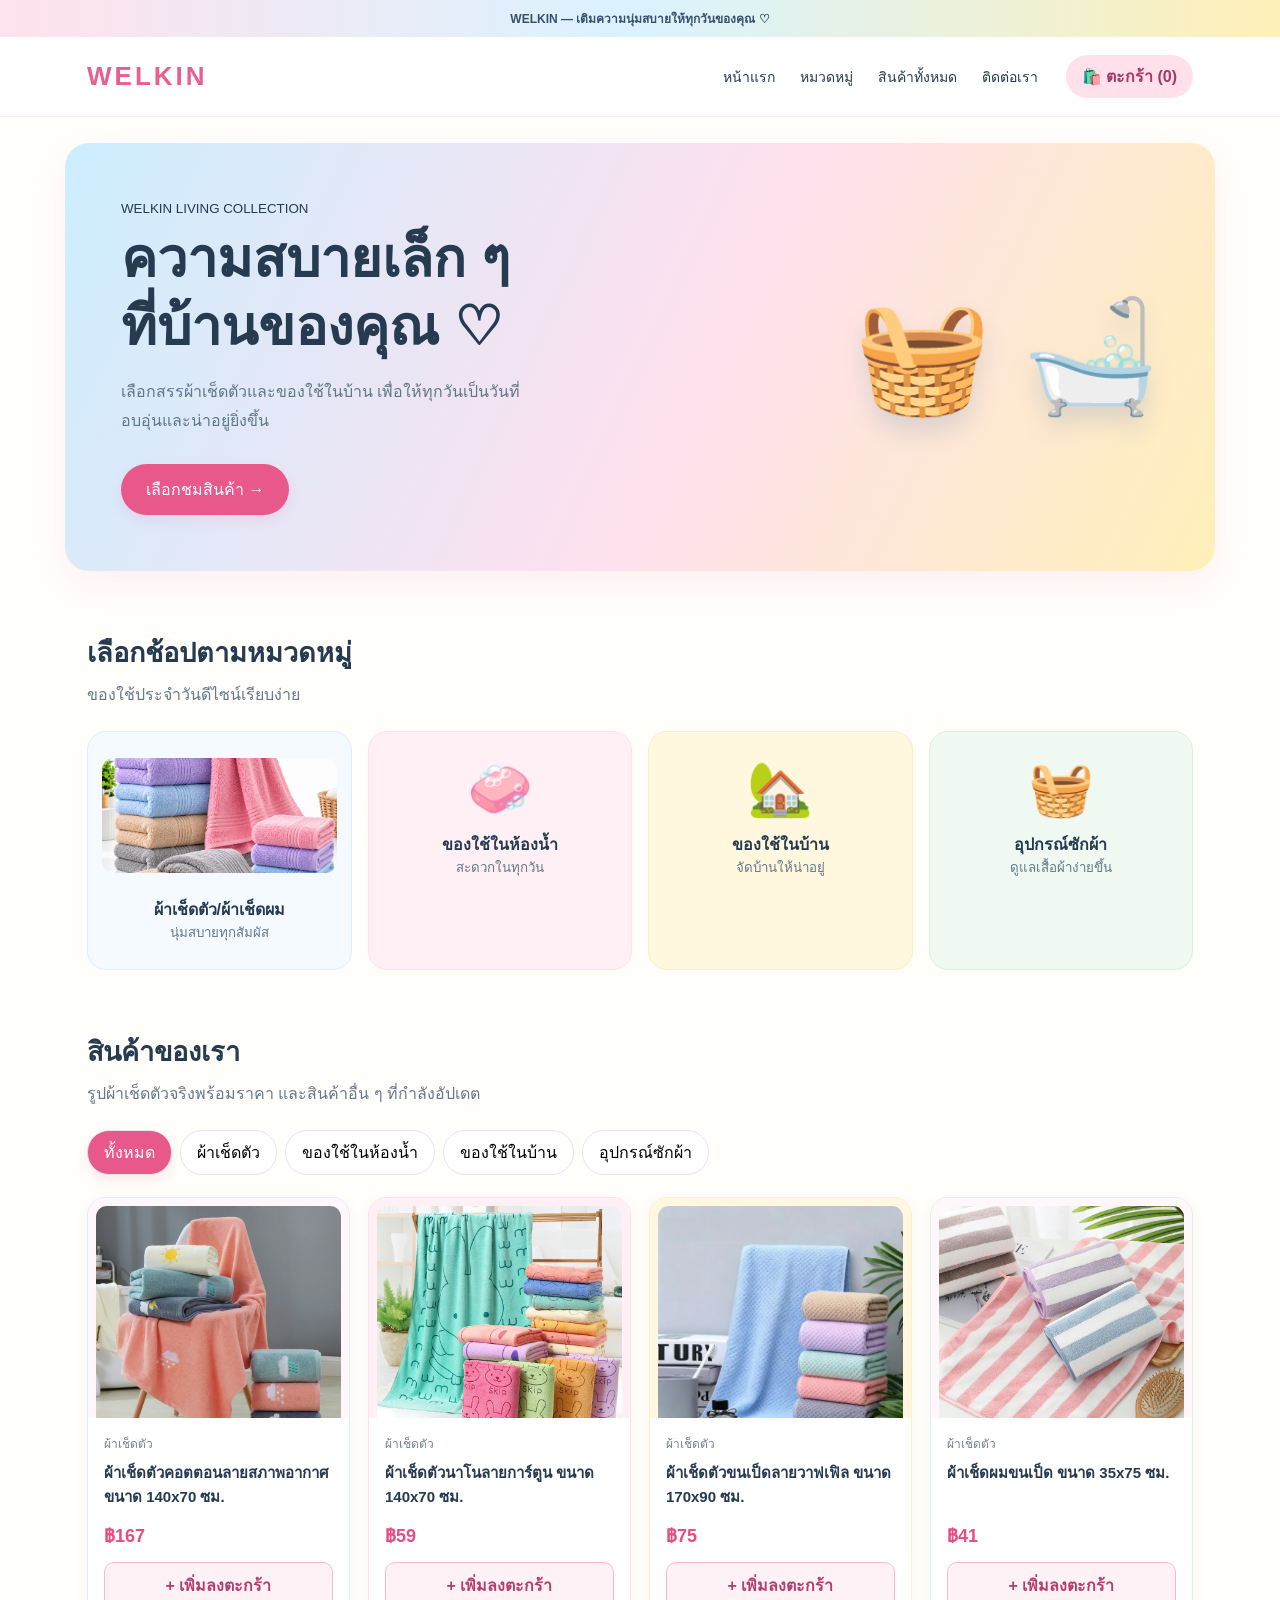
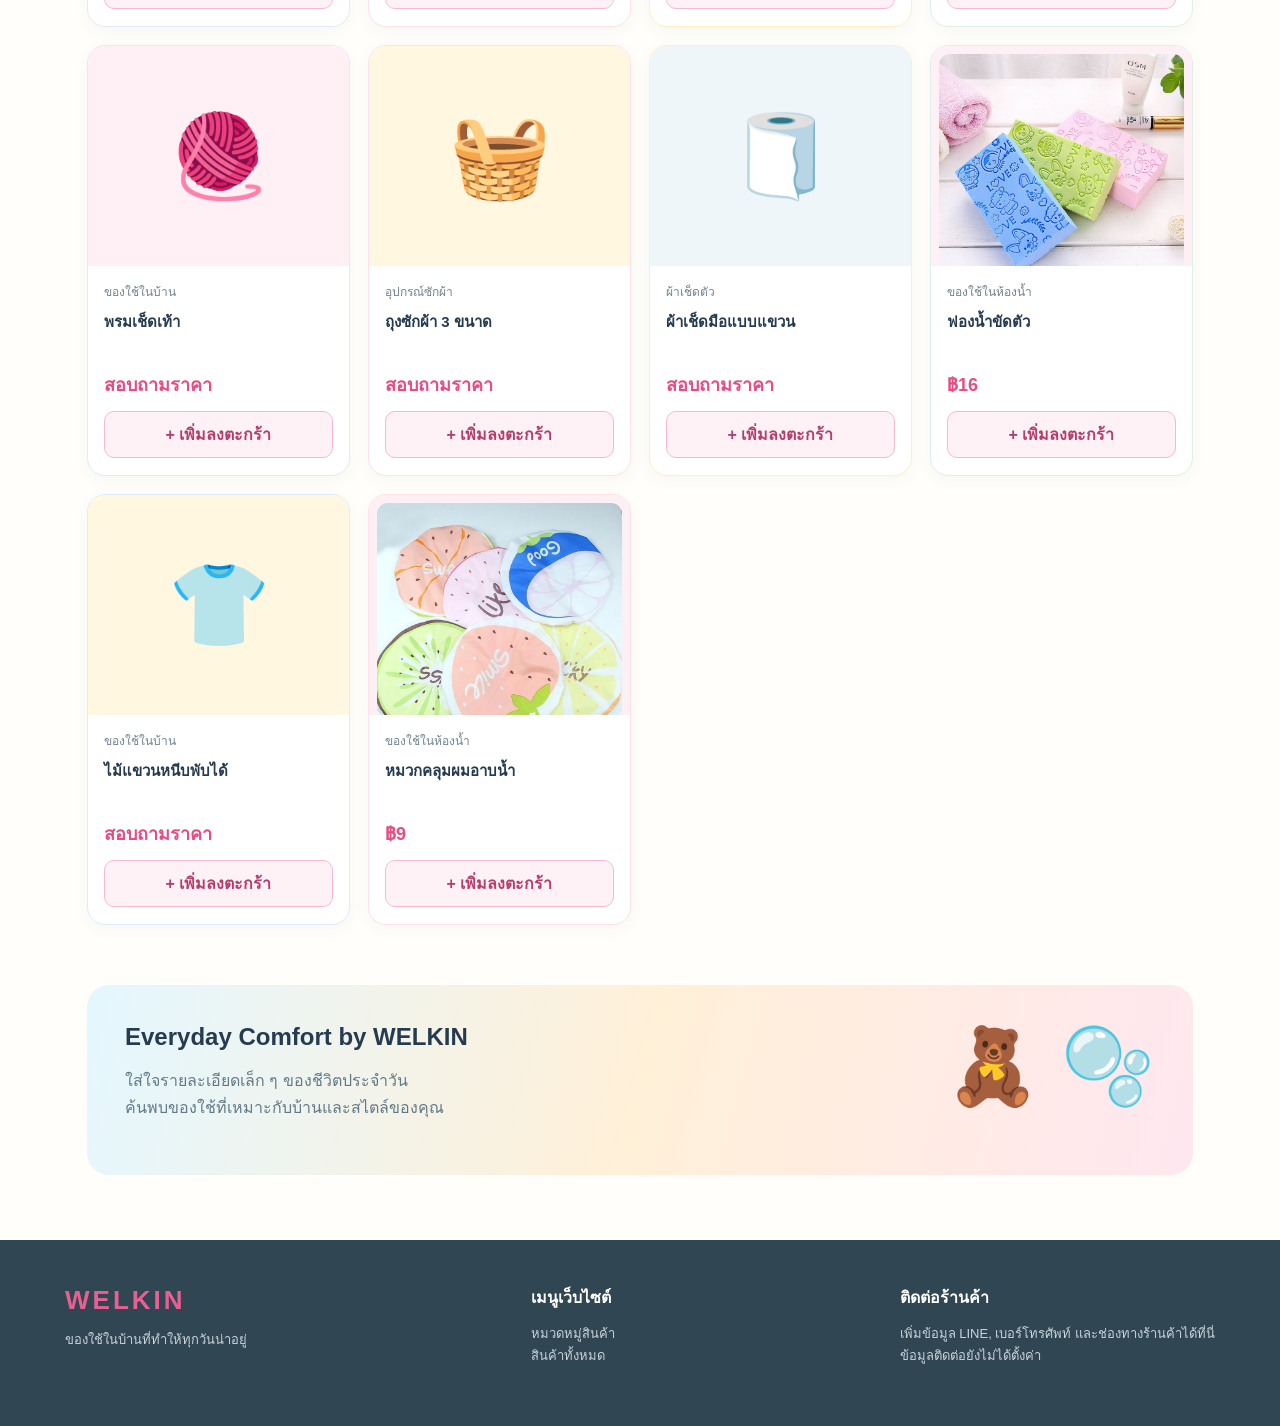
<file: index.html>
<!doctype html>
<html lang="th"><head><meta charset="utf-8"><meta name="viewport" content="width=device-width, initial-scale=1"><title>WELKIN | ของใช้ในบ้านที่ทำให้ทุกวันน่าอยู่</title><style>
:root{--ink:#273b49;--muted:#71818b;--pink:#f7dce4;--blue:#dcecf4;--accent:#d56f92}*{box-sizing:border-box}body{margin:0;font-family:Tahoma,'Noto Sans Thai',sans-serif;color:var(--ink);background:#fff}a{text-decoration:none;color:inherit}button{font:inherit;cursor:pointer}header{position:sticky;top:0;background:#ffffffed;backdrop-filter:blur(12px);z-index:10;border-bottom:1px solid #eef0f1}.top{background:#e9f3f7;text-align:center;font-size:12px;padding:9px}.nav{max-width:1150px;margin:auto;padding:18px 22px;display:flex;align-items:center;gap:28px}.brand{font-size:26px;font-weight:800;letter-spacing:3px}.navlinks{display:flex;gap:25px;margin-left:auto;font-size:14px}.cart{border:0;background:#f7dce4;border-radius:25px;padding:9px 16px}.hero{max-width:1150px;margin:26px auto 0;border-radius:24px;background:linear-gradient(115deg,#e9f5f9 0%,#fce9ed 100%);min-height:365px;padding:56px;display:flex;align-items:center;justify-content:space-between;overflow:hidden}.hero h1{font-size:clamp(30px,4.5vw,54px);line-height:1.25;margin:8px 0 18px}.hero p{color:#607784;max-width:400px;line-height:1.8}.hero-art{font-size:110px;filter:drop-shadow(0 15px 12px #b6bac077);white-space:nowrap}.btn{display:inline-block;background:#314d5c;color:white;border:0;border-radius:30px;padding:13px 25px;margin-top:12px}.container{max-width:1150px;margin:60px auto;padding:0 22px}.sectionhead{display:flex;justify-content:space-between;align-items:end;margin-bottom:24px}.sectionhead h2{margin:0;font-size:27px}.sectionhead p{color:var(--muted);margin:8px 0 0}.categories{display:grid;grid-template-columns:repeat(4,1fr);gap:16px}.cat{background:#f7f9fa;border-radius:19px;padding:26px 14px;text-align:center;cursor:pointer;border:1px solid #eef2f4}.cat:nth-child(2){background:#fdf2f5}.cat:nth-child(3){background:#f0f5f9}.cat:nth-child(4){background:#f8f4ef}.cat .emoji{font-size:53px;margin-bottom:12px}.cat strong{display:block}.cat small{color:var(--muted)}.filters{display:flex;gap:8px;flex-wrap:wrap;margin-bottom:22px}.filter{border:1px solid #e1e7eb;border-radius:22px;background:#fff;padding:9px 16px}.filter.active{background:#314d5c;color:#fff}.products{display:grid;grid-template-columns:repeat(4,1fr);gap:18px}.product{border:1px solid #edf0f2;border-radius:18px;overflow:hidden;background:white}.visual{height:200px;display:grid;place-items:center;background:#f5f7f8;font-size:82px}.product:nth-child(4n+2) .visual{background:#fdf0f4}.product:nth-child(4n+3) .visual{background:#eff6f9}.details{padding:17px}.details h3{font-size:15px;line-height:1.5;margin:0 0 8px;min-height:44px}.price{font-weight:bold;color:#bf557b;font-size:18px}.small{color:var(--muted);font-size:12px}.add{width:100%;margin-top:13px;border:1px solid #d8e1e6;border-radius:10px;padding:10px;background:white}.add:hover{background:#f8e6ed}.feature{background:#f0f6f8;border-radius:22px;padding:38px;display:flex;justify-content:space-between;gap:25px}.feature h2{margin:0 0 8px}.feature p{color:#627987;line-height:1.7}footer{background:#304653;color:white;padding:45px 22px;margin-top:65px}footer .inner{max-width:1150px;margin:auto;display:flex;justify-content:space-between;gap:30px}footer p{color:#c8d3da;line-height:1.7;font-size:13px}.overlay{position:fixed;inset:0;background:#0005;z-index:20;display:none}.overlay.show{display:block}.drawer{position:fixed;right:0;top:0;bottom:0;background:#fff;width:min(420px,100%);z-index:21;padding:25px;transform:translateX(100%);transition:.25s;overflow:auto}.drawer.show{transform:translateX(0)}.drawerhead{display:flex;justify-content:space-between;align-items:center}.close{border:0;background:none;font-size:28px}.line{display:flex;justify-content:space-between;gap:10px;padding:14px 0;border-bottom:1px solid #eee}.notice{font-size:12px;color:#73828b;line-height:1.6}.contact{color:#c8d3da;text-decoration:underline}@media(max-width:800px){.hero{margin:12px;padding:32px;min-height:290px}.hero-art{font-size:68px}.categories,.products{grid-template-columns:repeat(2,1fr)}.navlinks{display:none}.cart{margin-left:auto}.feature,footer .inner{flex-direction:column}}@media(max-width:480px){.hero{padding:26px;display:block}.hero-art{text-align:right;font-size:58px}.visual{height:155px;font-size:65px}.container{margin:40px auto}.sectionhead h2{font-size:23px}.brand{font-size:22px}}

/* WELKIN cheerful pastel refresh */
:root{--ink:#263b50;--muted:#657989;--pink:#ffd4e5;--blue:#c8edff;--accent:#ee6394}
body{background:#fffefa}
.top{background:linear-gradient(90deg,#ffe2ed,#d9f3ff,#fff0b8);color:#38516b;font-weight:600}
.brand{color:#e85f91}
.cart{background:#ffe0eb;color:#a93665;font-weight:700}
.hero{background:linear-gradient(115deg,#cceeff 0%,#ffe0ee 55%,#fff0b9 100%);box-shadow:0 12px 34px #f3b7cb33}
.btn,.filter.active{background:#e9588b;color:#fff;box-shadow:0 5px 12px #e9588b22}
.cat{background:#f4faff;border-color:#dcefff;transition:transform .2s,box-shadow .2s}
.cat:nth-child(2){background:#fff0f5;border-color:#ffe0ec}
.cat:nth-child(3){background:#fff8df;border-color:#ffefb7}
.cat:nth-child(4){background:#eff9f1;border-color:#d9f1de}
.cat:hover,.product:hover{transform:translateY(-3px);box-shadow:0 9px 25px #a8c5d344}
.product{border-color:#e7edf4;transition:transform .2s,box-shadow .2s}
.visual{background:#edf8ff}
.product:nth-child(3n+2) .visual{background:#fff0f6}
.product:nth-child(3n) .visual{background:#fff7df}
.price{color:#e74c83}
.add{border-color:#f7b9d1;background:#fff2f7;color:#b63d6b;font-weight:700}
.add:hover{background:#ffe0ed}
.feature{background:linear-gradient(105deg,#e4f7ff,#fff0d8,#ffe7f0)}
.visual img{width:100%;height:100%;object-fit:cover;display:block}.cat .emoji img{width:100%;height:115px;object-fit:cover;border-radius:12px}.product .visual:has(img){background:#fff}.product .visual:has(img) img{object-fit:contain} 
/* Product card polish: spacing, image framing, and readable title */
.products{align-items:stretch}
.product{display:flex;flex-direction:column;min-width:0;box-shadow:0 4px 16px rgba(35,65,85,.045)}
.product .visual{height:220px;overflow:hidden;flex-shrink:0}
.product .visual:has(img){padding:10px;background:#fff9fb}
.product .visual:has(img) img{width:100%;height:100%;object-fit:contain;border-radius:10px}
.product .details{padding:18px 16px 17px;display:flex;flex-direction:column;flex:1;gap:9px}
.product .details .small{font-size:12px;line-height:1.4;margin:0;color:#6f8290}
.product .details h3{font-size:15px;line-height:1.6;min-height:48px;margin:0;overflow-wrap:anywhere}
.product .details .price{margin-top:auto;padding-top:3px;font-size:18px}
.product .details .add{margin-top:3px;min-height:42px}
@media(max-width:600px){.product .visual{height:180px}.product .details{padding:14px 12px;gap:8px}.product .details h3{font-size:14px;min-height:0}}
/* Product cards: pastel layout with full product photos */
.product .visual:has(img){padding:8px;background:#fff7fa}
.product .visual:has(img) img{object-fit:cover;border-radius:11px}
.product:nth-child(4n+1){border-color:#e0ecfa}
.product:nth-child(4n+2){border-color:#ffe0ec}
.product:nth-child(4n+3){border-color:#fff0bf}
.product:nth-child(4n+4){border-color:#dff0ec}
</style></head><body><div class="top">WELKIN — เติมความนุ่มสบายให้ทุกวันของคุณ ♡</div><header><nav class="nav"><a class="brand" href="#home">WELKIN</a><div class="navlinks"><a href="#home">หน้าแรก</a><a href="#categories">หมวดหมู่</a><a href="#products">สินค้าทั้งหมด</a><a href="#contact">ติดต่อเรา</a></div><button class="cart" onclick="openCart()">🛍️ ตะกร้า (<span id="count">0</span>)</button></nav></header><main id="home"><section class="hero"><div><small>WELKIN LIVING COLLECTION</small><h1>ความสบายเล็ก ๆ<br>ที่บ้านของคุณ ♡</h1><p>เลือกสรรผ้าเช็ดตัวและของใช้ในบ้าน เพื่อให้ทุกวันเป็นวันที่อบอุ่นและน่าอยู่ยิ่งขึ้น</p><a class="btn" href="#products">เลือกชมสินค้า →</a></div><div class="hero-art" aria-hidden="true">🧺 🛁</div></section><section class="container" id="categories"><div class="sectionhead"><div><h2>เลือกช้อปตามหมวดหมู่</h2><p>ของใช้ประจำวันดีไซน์เรียบง่าย</p></div></div><div class="categories"><div class="cat" onclick="filterBy('ผ้าเช็ดตัว')"><div class="emoji"><img src="assets/towel-category.png" alt="ผ้าเช็ดตัวและผ้าเช็ดผม WELKIN"></div><strong>ผ้าเช็ดตัว/ผ้าเช็ดผม</strong><small>นุ่มสบายทุกสัมผัส</small></div><div class="cat" onclick="filterBy('ของใช้ในห้องน้ำ')"><div class="emoji">🧼</div><strong>ของใช้ในห้องน้ำ</strong><small>สะดวกในทุกวัน</small></div><div class="cat" onclick="filterBy('ของใช้ในบ้าน')"><div class="emoji">🏡</div><strong>ของใช้ในบ้าน</strong><small>จัดบ้านให้น่าอยู่</small></div><div class="cat" onclick="filterBy('อุปกรณ์ซักผ้า')"><div class="emoji">🧺</div><strong>อุปกรณ์ซักผ้า</strong><small>ดูแลเสื้อผ้าง่ายขึ้น</small></div></div></section><section class="container" id="products"><div class="sectionhead"><div><h2>สินค้าของเรา</h2><p>รูปผ้าเช็ดตัวจริงพร้อมราคา และสินค้าอื่น ๆ ที่กำลังอัปเดต</p></div></div><div class="filters" id="filters"></div><div class="products" id="productGrid"></div></section><section class="container"><div class="feature"><div><h2>Everyday Comfort by WELKIN</h2><p>ใส่ใจรายละเอียดเล็ก ๆ ของชีวิตประจำวัน<br>ค้นพบของใช้ที่เหมาะกับบ้านและสไตล์ของคุณ</p></div><div style="font-size:75px">🧸 🫧</div></div></section></main><footer id="contact"><div class="inner"><div><div class="brand">WELKIN</div><p>ของใช้ในบ้านที่ทำให้ทุกวันน่าอยู่</p></div><div><strong>เมนูเว็บไซต์</strong><p><a href="#categories">หมวดหมู่สินค้า</a><br><a href="#products">สินค้าทั้งหมด</a></p></div><div><strong>ติดต่อร้านค้า</strong><p>เพิ่มข้อมูล LINE, เบอร์โทรศัพท์ และช่องทางร้านค้าได้ที่นี่<br>ข้อมูลติดต่อยังไม่ได้ตั้งค่า</p></div></div></footer><div class="overlay" id="overlay" onclick="closeCart()"></div><aside class="drawer" id="drawer"><div class="drawerhead"><h2>ตะกร้าสินค้า</h2><button class="close" onclick="closeCart()">×</button></div><div id="cartItems"></div><h3 id="total"></h3><p class="notice">นี่เป็นตะกร้าสินค้าสำหรับสาธิต ยังไม่มีระบบรับชำระเงินหรือส่งคำสั่งซื้อจริง</p><button class="btn" onclick="closeCart()">เลือกชมสินค้าต่อ</button></aside><script>
  
const products=[{name:'ผ้าเช็ดตัวคอตตอนลายสภาพอากาศ ขนาด 140x70 ซม.',category:'ผ้าเช็ดตัว',emoji:'🛁',image:'assets/towel-weather.png',price:167},{name:'ผ้าเช็ดตัวนาโนลายการ์ตูน ขนาด 140x70 ซม.',category:'ผ้าเช็ดตัว',emoji:'🛁',image:'assets/towel-cartoon-nano-140x70.png',price:59},{name:'ผ้าเช็ดตัวขนเป็ดลายวาฟเฟิล ขนาด 170x90 ซม.',category:'ผ้าเช็ดตัว',emoji:'🧣',image:'assets/towel-waffle-170x90.png',price:75},{name:'ผ้าเช็ดผมขนเป็ด ขนาด 35x75 ซม.',category:'ผ้าเช็ดตัว',emoji:'🛁',image:'assets/towel-hair-35x75.png',price:41},{name:'พรมเช็ดเท้า',category:'ของใช้ในบ้าน',emoji:'🧶',price:0},{name:'ถุงซักผ้า 3 ขนาด',category:'อุปกรณ์ซักผ้า',emoji:'🧺',price:0},{name:'ผ้าเช็ดมือแบบแขวน',category:'ผ้าเช็ดตัว',emoji:'🧻',price:0},
{name:'ฟองน้ำขัดตัว',category:'ของใช้ในห้องน้ำ',emoji:'🧽',image:'assets/body-sponge.png.jpg',price:16},
{name:'ไม้แขวนหนีบพับได้',category:'ของใช้ในบ้าน',emoji:'👕',price:0},{name:'หมวกคลุมผมอาบน้ำ',category:'ของใช้ในห้องน้ำ',emoji:'🛁',image:'assets/shower-cap.png.png',price:9}];const cats=['ทั้งหมด','ผ้าเช็ดตัว','ของใช้ในห้องน้ำ','ของใช้ในบ้าน','อุปกรณ์ซักผ้า'];let active='ทั้งหมด';const cart={};function filterBy(cat){active=cat;render();document.getElementById('products').scrollIntoView({behavior:'smooth'})}function render(){document.getElementById('filters').innerHTML=cats.map(c=>`<button class="filter ${active===c?'active':''}" onclick="filterBy('${c}')">${c}</button>`).join('');document.getElementById('productGrid').innerHTML=products.map((p,i)=>({...p,i})).filter(p=>active==='ทั้งหมด'||p.category===active).map(p=>`<article class="product"><div class="visual">${p.image?`<img src="${p.image}" alt="${p.name}">`:p.emoji}</div><div class="details"><div class="small">${p.category}</div><h3>${p.name}</h3><div class="price">${p.price?`฿${p.price.toLocaleString('th-TH')}`:'สอบถามราคา'}</div><button class="add" onclick="addCart(${p.i})">+ เพิ่มลงตะกร้า</button></div></article>`).join('')}function addCart(i){cart[i]=(cart[i]||0)+1;updateCart();openCart()}function updateCart(){document.getElementById('count').textContent=Object.values(cart).reduce((a,b)=>a+b,0);document.getElementById('cartItems').innerHTML=Object.keys(cart).length?Object.entries(cart).map(([i,n])=>`<div class="line"><span>${products[i].name}<br><small>จำนวน ${n}${products[i].price?` · ฿${(products[i].price*n).toLocaleString('th-TH')}`:' · สอบถามราคา'}</small></span><button class="filter" onclick="removeCart(${i})">ลบ</button></div>`).join(''):'<p>ยังไม่มีสินค้าในตะกร้า</p>';document.getElementById('total').textContent='ยอดรวมสินค้าที่ระบุราคา ฿'+Object.entries(cart).reduce((sum,[i,n])=>sum+products[i].price*n,0).toLocaleString('th-TH')}function removeCart(i){delete cart[i];updateCart()}function openCart(){document.getElementById('overlay').classList.add('show');document.getElementById('drawer').classList.add('show')}function closeCart(){document.getElementById('overlay').classList.remove('show');document.getElementById('drawer').classList.remove('show')}render();updateCart();
</script></body></html>
</file>
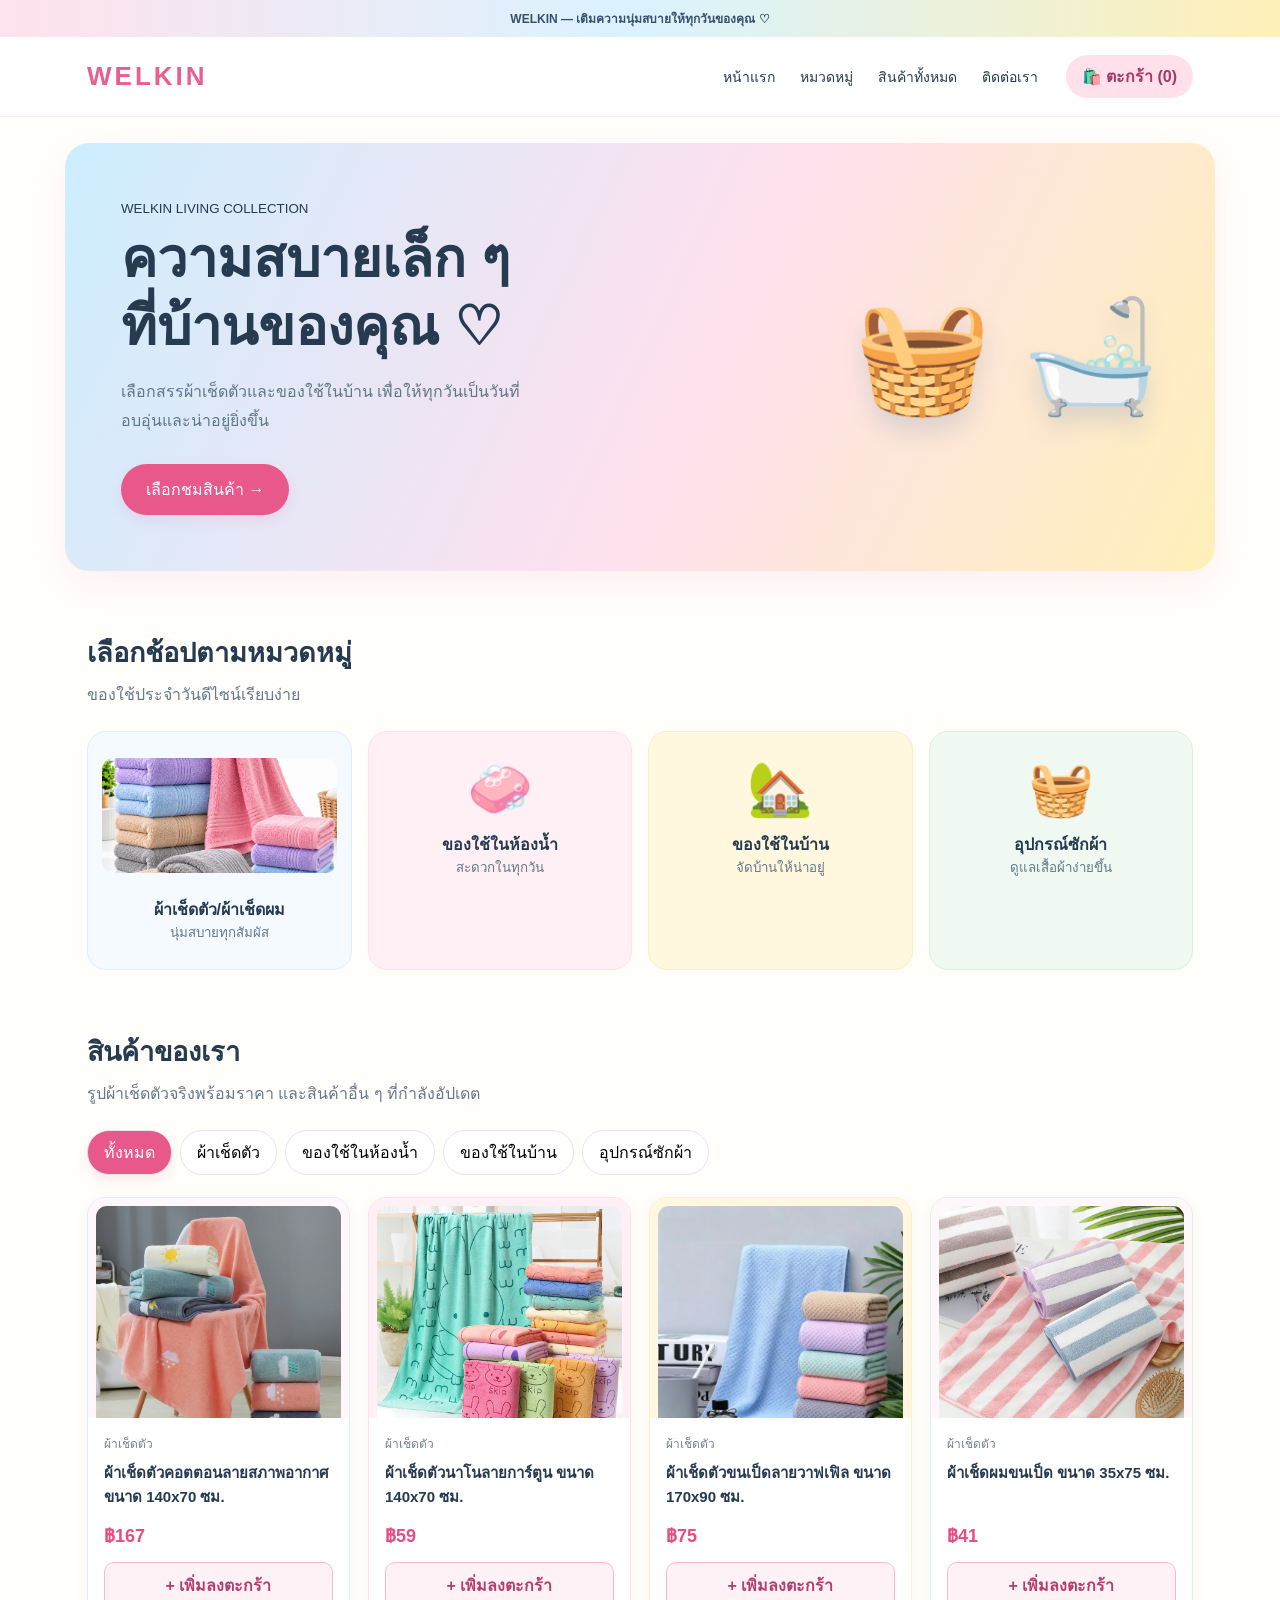
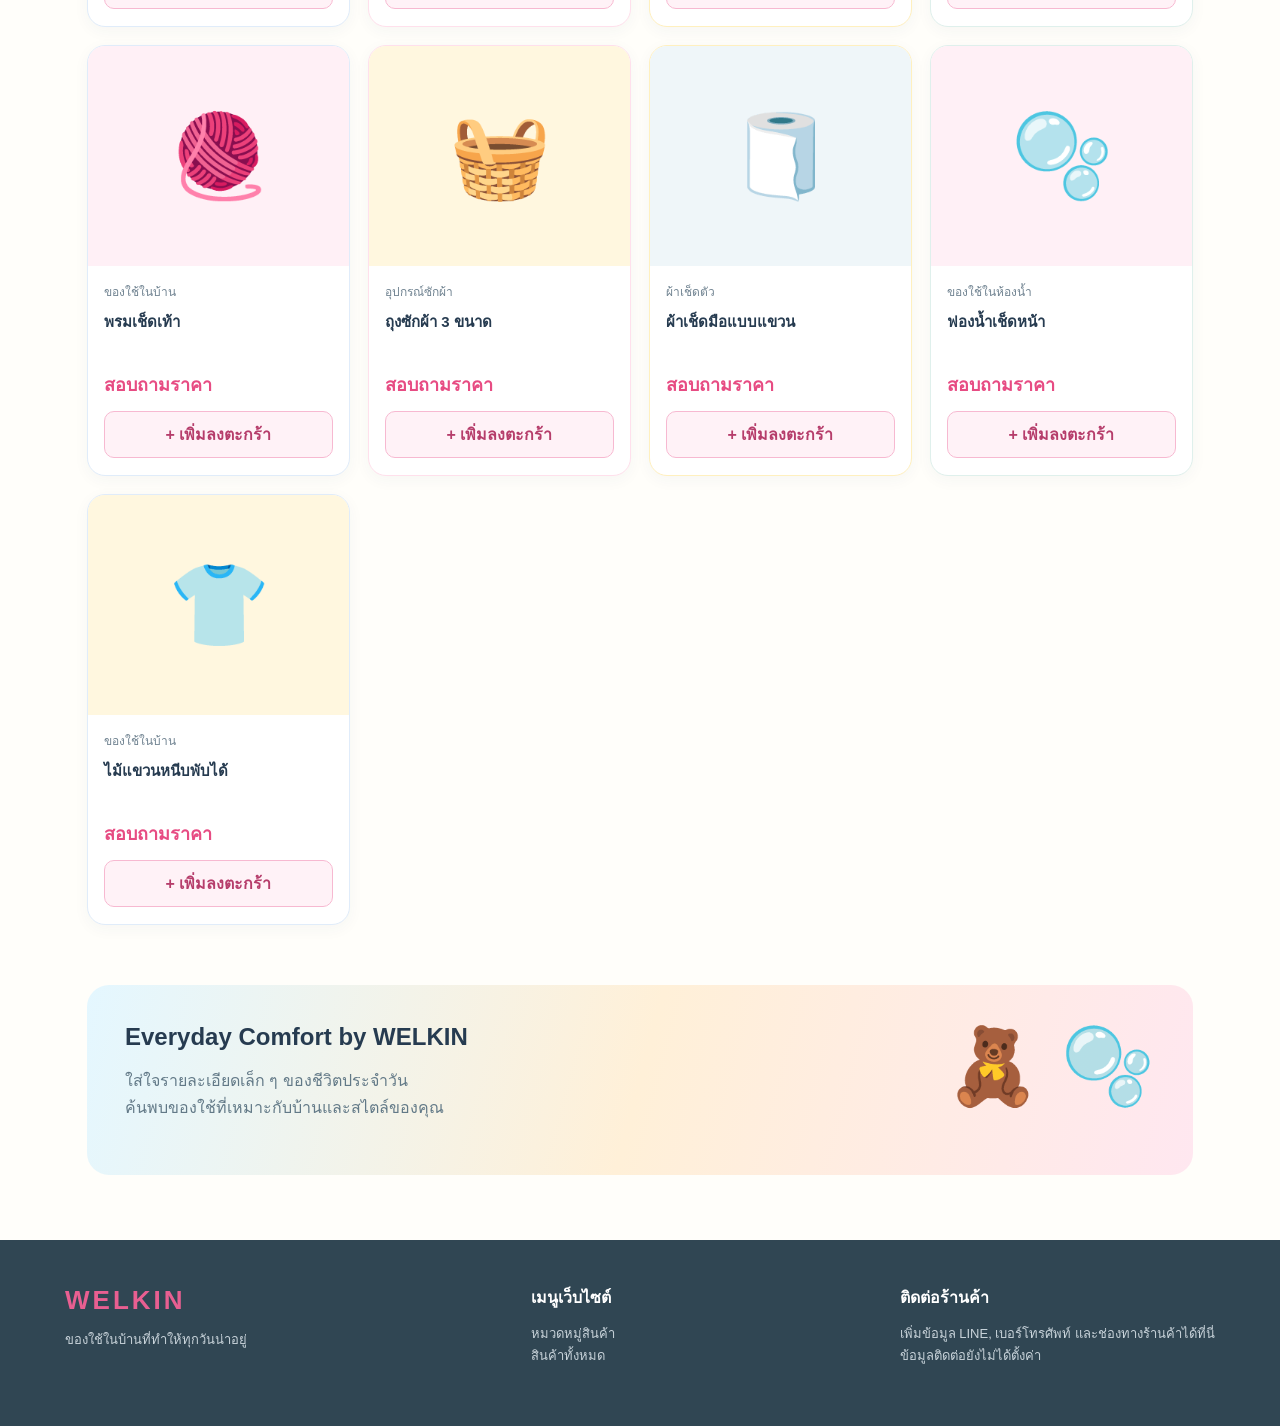
<file: index (1).html>
<!doctype html>
<html lang="th"><head><meta charset="utf-8"><meta name="viewport" content="width=device-width, initial-scale=1"><title>WELKIN | ของใช้ในบ้านที่ทำให้ทุกวันน่าอยู่</title><style>
:root{--ink:#273b49;--muted:#71818b;--pink:#f7dce4;--blue:#dcecf4;--accent:#d56f92}*{box-sizing:border-box}body{margin:0;font-family:Tahoma,'Noto Sans Thai',sans-serif;color:var(--ink);background:#fff}a{text-decoration:none;color:inherit}button{font:inherit;cursor:pointer}header{position:sticky;top:0;background:#ffffffed;backdrop-filter:blur(12px);z-index:10;border-bottom:1px solid #eef0f1}.top{background:#e9f3f7;text-align:center;font-size:12px;padding:9px}.nav{max-width:1150px;margin:auto;padding:18px 22px;display:flex;align-items:center;gap:28px}.brand{font-size:26px;font-weight:800;letter-spacing:3px}.navlinks{display:flex;gap:25px;margin-left:auto;font-size:14px}.cart{border:0;background:#f7dce4;border-radius:25px;padding:9px 16px}.hero{max-width:1150px;margin:26px auto 0;border-radius:24px;background:linear-gradient(115deg,#e9f5f9 0%,#fce9ed 100%);min-height:365px;padding:56px;display:flex;align-items:center;justify-content:space-between;overflow:hidden}.hero h1{font-size:clamp(30px,4.5vw,54px);line-height:1.25;margin:8px 0 18px}.hero p{color:#607784;max-width:400px;line-height:1.8}.hero-art{font-size:110px;filter:drop-shadow(0 15px 12px #b6bac077);white-space:nowrap}.btn{display:inline-block;background:#314d5c;color:white;border:0;border-radius:30px;padding:13px 25px;margin-top:12px}.container{max-width:1150px;margin:60px auto;padding:0 22px}.sectionhead{display:flex;justify-content:space-between;align-items:end;margin-bottom:24px}.sectionhead h2{margin:0;font-size:27px}.sectionhead p{color:var(--muted);margin:8px 0 0}.categories{display:grid;grid-template-columns:repeat(4,1fr);gap:16px}.cat{background:#f7f9fa;border-radius:19px;padding:26px 14px;text-align:center;cursor:pointer;border:1px solid #eef2f4}.cat:nth-child(2){background:#fdf2f5}.cat:nth-child(3){background:#f0f5f9}.cat:nth-child(4){background:#f8f4ef}.cat .emoji{font-size:53px;margin-bottom:12px}.cat strong{display:block}.cat small{color:var(--muted)}.filters{display:flex;gap:8px;flex-wrap:wrap;margin-bottom:22px}.filter{border:1px solid #e1e7eb;border-radius:22px;background:#fff;padding:9px 16px}.filter.active{background:#314d5c;color:#fff}.products{display:grid;grid-template-columns:repeat(4,1fr);gap:18px}.product{border:1px solid #edf0f2;border-radius:18px;overflow:hidden;background:white}.visual{height:200px;display:grid;place-items:center;background:#f5f7f8;font-size:82px}.product:nth-child(4n+2) .visual{background:#fdf0f4}.product:nth-child(4n+3) .visual{background:#eff6f9}.details{padding:17px}.details h3{font-size:15px;line-height:1.5;margin:0 0 8px;min-height:44px}.price{font-weight:bold;color:#bf557b;font-size:18px}.small{color:var(--muted);font-size:12px}.add{width:100%;margin-top:13px;border:1px solid #d8e1e6;border-radius:10px;padding:10px;background:white}.add:hover{background:#f8e6ed}.feature{background:#f0f6f8;border-radius:22px;padding:38px;display:flex;justify-content:space-between;gap:25px}.feature h2{margin:0 0 8px}.feature p{color:#627987;line-height:1.7}footer{background:#304653;color:white;padding:45px 22px;margin-top:65px}footer .inner{max-width:1150px;margin:auto;display:flex;justify-content:space-between;gap:30px}footer p{color:#c8d3da;line-height:1.7;font-size:13px}.overlay{position:fixed;inset:0;background:#0005;z-index:20;display:none}.overlay.show{display:block}.drawer{position:fixed;right:0;top:0;bottom:0;background:#fff;width:min(420px,100%);z-index:21;padding:25px;transform:translateX(100%);transition:.25s;overflow:auto}.drawer.show{transform:translateX(0)}.drawerhead{display:flex;justify-content:space-between;align-items:center}.close{border:0;background:none;font-size:28px}.line{display:flex;justify-content:space-between;gap:10px;padding:14px 0;border-bottom:1px solid #eee}.notice{font-size:12px;color:#73828b;line-height:1.6}.contact{color:#c8d3da;text-decoration:underline}@media(max-width:800px){.hero{margin:12px;padding:32px;min-height:290px}.hero-art{font-size:68px}.categories,.products{grid-template-columns:repeat(2,1fr)}.navlinks{display:none}.cart{margin-left:auto}.feature,footer .inner{flex-direction:column}}@media(max-width:480px){.hero{padding:26px;display:block}.hero-art{text-align:right;font-size:58px}.visual{height:155px;font-size:65px}.container{margin:40px auto}.sectionhead h2{font-size:23px}.brand{font-size:22px}}

/* WELKIN cheerful pastel refresh */
:root{--ink:#263b50;--muted:#657989;--pink:#ffd4e5;--blue:#c8edff;--accent:#ee6394}
body{background:#fffefa}
.top{background:linear-gradient(90deg,#ffe2ed,#d9f3ff,#fff0b8);color:#38516b;font-weight:600}
.brand{color:#e85f91}
.cart{background:#ffe0eb;color:#a93665;font-weight:700}
.hero{background:linear-gradient(115deg,#cceeff 0%,#ffe0ee 55%,#fff0b9 100%);box-shadow:0 12px 34px #f3b7cb33}
.btn,.filter.active{background:#e9588b;color:#fff;box-shadow:0 5px 12px #e9588b22}
.cat{background:#f4faff;border-color:#dcefff;transition:transform .2s,box-shadow .2s}
.cat:nth-child(2){background:#fff0f5;border-color:#ffe0ec}
.cat:nth-child(3){background:#fff8df;border-color:#ffefb7}
.cat:nth-child(4){background:#eff9f1;border-color:#d9f1de}
.cat:hover,.product:hover{transform:translateY(-3px);box-shadow:0 9px 25px #a8c5d344}
.product{border-color:#e7edf4;transition:transform .2s,box-shadow .2s}
.visual{background:#edf8ff}
.product:nth-child(3n+2) .visual{background:#fff0f6}
.product:nth-child(3n) .visual{background:#fff7df}
.price{color:#e74c83}
.add{border-color:#f7b9d1;background:#fff2f7;color:#b63d6b;font-weight:700}
.add:hover{background:#ffe0ed}
.feature{background:linear-gradient(105deg,#e4f7ff,#fff0d8,#ffe7f0)}
.visual img{width:100%;height:100%;object-fit:cover;display:block}.cat .emoji img{width:100%;height:115px;object-fit:cover;border-radius:12px}.product .visual:has(img){background:#fff}.product .visual:has(img) img{object-fit:contain} 
/* Product card polish: spacing, image framing, and readable title */
.products{align-items:stretch}
.product{display:flex;flex-direction:column;min-width:0;box-shadow:0 4px 16px rgba(35,65,85,.045)}
.product .visual{height:220px;overflow:hidden;flex-shrink:0}
.product .visual:has(img){padding:10px;background:#fff9fb}
.product .visual:has(img) img{width:100%;height:100%;object-fit:contain;border-radius:10px}
.product .details{padding:18px 16px 17px;display:flex;flex-direction:column;flex:1;gap:9px}
.product .details .small{font-size:12px;line-height:1.4;margin:0;color:#6f8290}
.product .details h3{font-size:15px;line-height:1.6;min-height:48px;margin:0;overflow-wrap:anywhere}
.product .details .price{margin-top:auto;padding-top:3px;font-size:18px}
.product .details .add{margin-top:3px;min-height:42px}
@media(max-width:600px){.product .visual{height:180px}.product .details{padding:14px 12px;gap:8px}.product .details h3{font-size:14px;min-height:0}}
/* Product cards: pastel layout with full product photos */
.product .visual:has(img){padding:8px;background:#fff7fa}
.product .visual:has(img) img{object-fit:cover;border-radius:11px}
.product:nth-child(4n+1){border-color:#e0ecfa}
.product:nth-child(4n+2){border-color:#ffe0ec}
.product:nth-child(4n+3){border-color:#fff0bf}
.product:nth-child(4n+4){border-color:#dff0ec}
</style></head><body><div class="top">WELKIN — เติมความนุ่มสบายให้ทุกวันของคุณ ♡</div><header><nav class="nav"><a class="brand" href="#home">WELKIN</a><div class="navlinks"><a href="#home">หน้าแรก</a><a href="#categories">หมวดหมู่</a><a href="#products">สินค้าทั้งหมด</a><a href="#contact">ติดต่อเรา</a></div><button class="cart" onclick="openCart()">🛍️ ตะกร้า (<span id="count">0</span>)</button></nav></header><main id="home"><section class="hero"><div><small>WELKIN LIVING COLLECTION</small><h1>ความสบายเล็ก ๆ<br>ที่บ้านของคุณ ♡</h1><p>เลือกสรรผ้าเช็ดตัวและของใช้ในบ้าน เพื่อให้ทุกวันเป็นวันที่อบอุ่นและน่าอยู่ยิ่งขึ้น</p><a class="btn" href="#products">เลือกชมสินค้า →</a></div><div class="hero-art" aria-hidden="true">🧺 🛁</div></section><section class="container" id="categories"><div class="sectionhead"><div><h2>เลือกช้อปตามหมวดหมู่</h2><p>ของใช้ประจำวันดีไซน์เรียบง่าย</p></div></div><div class="categories"><div class="cat" onclick="filterBy('ผ้าเช็ดตัว')"><div class="emoji"><img src="assets/towel-category.png" alt="ผ้าเช็ดตัวและผ้าเช็ดผม WELKIN"></div><strong>ผ้าเช็ดตัว/ผ้าเช็ดผม</strong><small>นุ่มสบายทุกสัมผัส</small></div><div class="cat" onclick="filterBy('ของใช้ในห้องน้ำ')"><div class="emoji">🧼</div><strong>ของใช้ในห้องน้ำ</strong><small>สะดวกในทุกวัน</small></div><div class="cat" onclick="filterBy('ของใช้ในบ้าน')"><div class="emoji">🏡</div><strong>ของใช้ในบ้าน</strong><small>จัดบ้านให้น่าอยู่</small></div><div class="cat" onclick="filterBy('อุปกรณ์ซักผ้า')"><div class="emoji">🧺</div><strong>อุปกรณ์ซักผ้า</strong><small>ดูแลเสื้อผ้าง่ายขึ้น</small></div></div></section><section class="container" id="products"><div class="sectionhead"><div><h2>สินค้าของเรา</h2><p>รูปผ้าเช็ดตัวจริงพร้อมราคา และสินค้าอื่น ๆ ที่กำลังอัปเดต</p></div></div><div class="filters" id="filters"></div><div class="products" id="productGrid"></div></section><section class="container"><div class="feature"><div><h2>Everyday Comfort by WELKIN</h2><p>ใส่ใจรายละเอียดเล็ก ๆ ของชีวิตประจำวัน<br>ค้นพบของใช้ที่เหมาะกับบ้านและสไตล์ของคุณ</p></div><div style="font-size:75px">🧸 🫧</div></div></section></main><footer id="contact"><div class="inner"><div><div class="brand">WELKIN</div><p>ของใช้ในบ้านที่ทำให้ทุกวันน่าอยู่</p></div><div><strong>เมนูเว็บไซต์</strong><p><a href="#categories">หมวดหมู่สินค้า</a><br><a href="#products">สินค้าทั้งหมด</a></p></div><div><strong>ติดต่อร้านค้า</strong><p>เพิ่มข้อมูล LINE, เบอร์โทรศัพท์ และช่องทางร้านค้าได้ที่นี่<br>ข้อมูลติดต่อยังไม่ได้ตั้งค่า</p></div></div></footer><div class="overlay" id="overlay" onclick="closeCart()"></div><aside class="drawer" id="drawer"><div class="drawerhead"><h2>ตะกร้าสินค้า</h2><button class="close" onclick="closeCart()">×</button></div><div id="cartItems"></div><h3 id="total"></h3><p class="notice">นี่เป็นตะกร้าสินค้าสำหรับสาธิต ยังไม่มีระบบรับชำระเงินหรือส่งคำสั่งซื้อจริง</p><button class="btn" onclick="closeCart()">เลือกชมสินค้าต่อ</button></aside><script>
const products=[{name:'ผ้าเช็ดตัวคอตตอนลายสภาพอากาศ ขนาด 140x70 ซม.',category:'ผ้าเช็ดตัว',emoji:'🛁',image:'assets/towel-weather.png',price:167},{name:'ผ้าเช็ดตัวนาโนลายการ์ตูน ขนาด 140x70 ซม.',category:'ผ้าเช็ดตัว',emoji:'🛁',image:'assets/towel-cartoon-nano-140x70.png',price:59},{name:'ผ้าเช็ดตัวขนเป็ดลายวาฟเฟิล ขนาด 170x90 ซม.',category:'ผ้าเช็ดตัว',emoji:'🧣',image:'assets/towel-waffle-170x90.png',price:75},{name:'ผ้าเช็ดผมขนเป็ด ขนาด 35x75 ซม.',category:'ผ้าเช็ดตัว',emoji:'🛁',image:'assets/towel-hair-35x75.png',price:41},{name:'พรมเช็ดเท้า',category:'ของใช้ในบ้าน',emoji:'🧶',price:0},{name:'ถุงซักผ้า 3 ขนาด',category:'อุปกรณ์ซักผ้า',emoji:'🧺',price:0},{name:'ผ้าเช็ดมือแบบแขวน',category:'ผ้าเช็ดตัว',emoji:'🧻',price:0},{name:'ฟองน้ำเช็ดหน้า',category:'ของใช้ในห้องน้ำ',emoji:'🫧',price:0},{name:'ไม้แขวนหนีบพับได้',category:'ของใช้ในบ้าน',emoji:'👕',price:0}];const cats=['ทั้งหมด','ผ้าเช็ดตัว','ของใช้ในห้องน้ำ','ของใช้ในบ้าน','อุปกรณ์ซักผ้า'];let active='ทั้งหมด';const cart={};function filterBy(cat){active=cat;render();document.getElementById('products').scrollIntoView({behavior:'smooth'})}function render(){document.getElementById('filters').innerHTML=cats.map(c=>`<button class="filter ${active===c?'active':''}" onclick="filterBy('${c}')">${c}</button>`).join('');document.getElementById('productGrid').innerHTML=products.map((p,i)=>({...p,i})).filter(p=>active==='ทั้งหมด'||p.category===active).map(p=>`<article class="product"><div class="visual">${p.image?`<img src="${p.image}" alt="${p.name}">`:p.emoji}</div><div class="details"><div class="small">${p.category}</div><h3>${p.name}</h3><div class="price">${p.price?`฿${p.price.toLocaleString('th-TH')}`:'สอบถามราคา'}</div><button class="add" onclick="addCart(${p.i})">+ เพิ่มลงตะกร้า</button></div></article>`).join('')}function addCart(i){cart[i]=(cart[i]||0)+1;updateCart();openCart()}function updateCart(){document.getElementById('count').textContent=Object.values(cart).reduce((a,b)=>a+b,0);document.getElementById('cartItems').innerHTML=Object.keys(cart).length?Object.entries(cart).map(([i,n])=>`<div class="line"><span>${products[i].name}<br><small>จำนวน ${n}${products[i].price?` · ฿${(products[i].price*n).toLocaleString('th-TH')}`:' · สอบถามราคา'}</small></span><button class="filter" onclick="removeCart(${i})">ลบ</button></div>`).join(''):'<p>ยังไม่มีสินค้าในตะกร้า</p>';document.getElementById('total').textContent='ยอดรวมสินค้าที่ระบุราคา ฿'+Object.entries(cart).reduce((sum,[i,n])=>sum+products[i].price*n,0).toLocaleString('th-TH')}function removeCart(i){delete cart[i];updateCart()}function openCart(){document.getElementById('overlay').classList.add('show');document.getElementById('drawer').classList.add('show')}function closeCart(){document.getElementById('overlay').classList.remove('show');document.getElementById('drawer').classList.remove('show')}render();updateCart();
</script></body></html>
</file>
